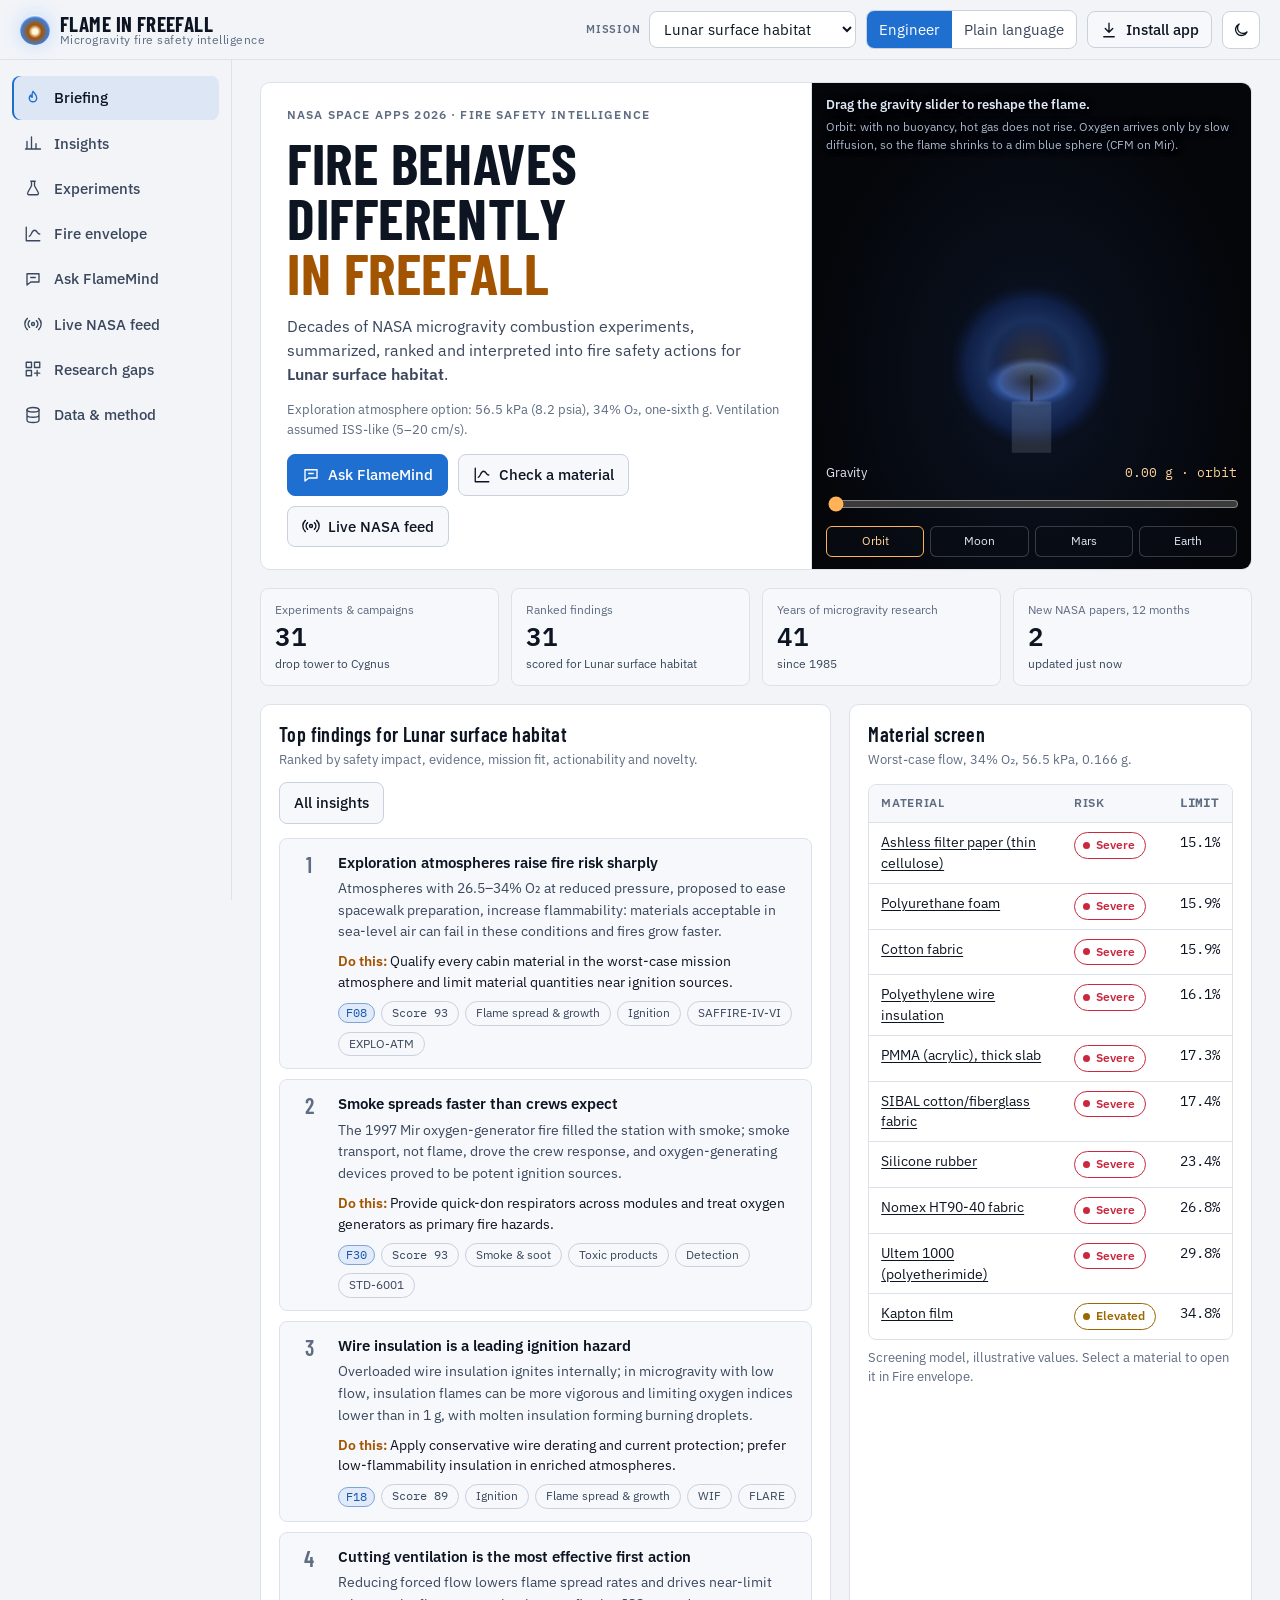
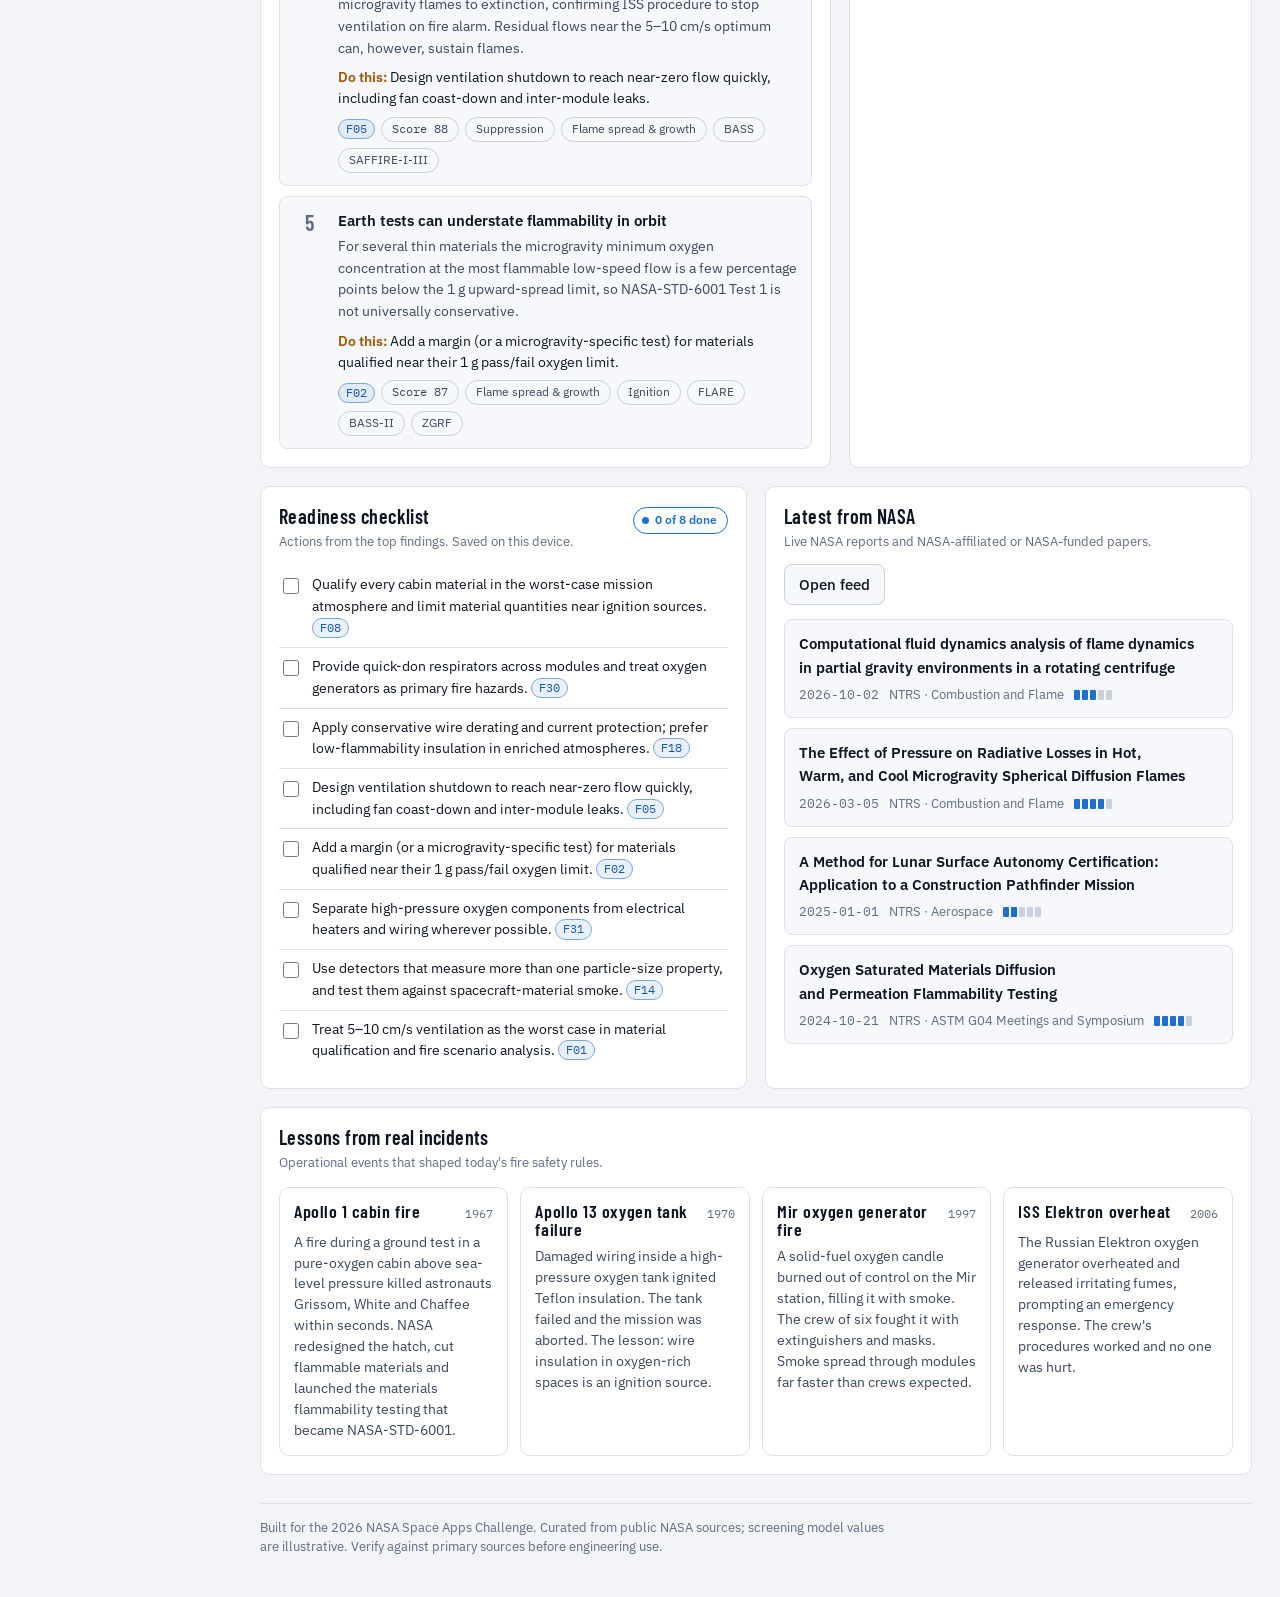
<file: index.html>
<!doctype html>
<html lang="en">
<head>
<meta charset="utf-8">
<meta name="viewport" content="width=device-width,initial-scale=1,viewport-fit=cover">
<title>Flame in Freefall</title>
<meta name="description" content="Interactive dashboard that summarizes, ranks and interprets NASA microgravity combustion findings into fire safety insights for the Moon, Mars and beyond. Installable and works offline.">
<meta http-equiv="Content-Security-Policy" content="default-src 'self'; script-src 'self'; style-src 'self' 'unsafe-inline'; font-src 'self'; img-src 'self' data: https://images-assets.nasa.gov; connect-src 'self' __RELAY_ORIGIN__ https://api.openalex.org https://api.crossref.org https://images-api.nasa.gov; worker-src 'self'; manifest-src 'self'; base-uri 'none'; form-action 'none'; object-src 'none'">
<meta name="referrer" content="no-referrer">
<meta name="ff-relay" content="__RELAY_URL__">
<link rel="canonical" href="__SITE_URL__">
<meta property="og:type" content="website">
<meta property="og:site_name" content="Flame in Freefall">
<meta property="og:title" content="Flame in Freefall">
<meta property="og:description" content="Fire safety insights from NASA microgravity combustion data, for the Moon, Mars and beyond. Installable and works offline.">
<meta property="og:url" content="__SITE_URL__">
<meta property="og:image" content="__SITE_URL__assets/social.png">
<meta property="og:image:width" content="1200">
<meta property="og:image:height" content="630">
<meta property="og:image:alt" content="Flame in Freefall: a blue microgravity flame beside the project title">
<meta name="twitter:card" content="summary_large_image">
<meta name="theme-color" content="#0a0d13">
<link rel="manifest" href="manifest.webmanifest">
<meta name="apple-mobile-web-app-capable" content="yes">
<meta name="mobile-web-app-capable" content="yes">
<meta name="apple-mobile-web-app-title" content="Flame in Freefall">
<meta name="apple-mobile-web-app-status-bar-style" content="black-translucent">
<link rel="icon" href="assets/icon.svg" type="image/svg+xml">
<link rel="apple-touch-icon" href="assets/icon-180.png">
<link rel="preload" href="assets/fonts/ibm-plex-sans-var.woff2" as="font" type="font/woff2" crossorigin>
<link rel="preload" href="assets/fonts/barlow-condensed-700.woff2" as="font" type="font/woff2" crossorigin>
<link rel="preconnect" href="https://api.openalex.org" crossorigin>
<link rel="preconnect" href="https://api.crossref.org" crossorigin>
<link rel="stylesheet" href="assets/styles.css">
<script src="assets/theme.js"></script>
</head>
<body>
<a class="skip" href="#main">Skip to content</a>

<svg width="0" height="0" class="sprite" aria-hidden="true">
  <symbol id="i-brief" viewBox="0 0 24 24"><path d="M12 3c2 3 5 5 5 9a5 5 0 0 1-10 0c0-2 1-3 2-4 0 2 1 3 2 3 0-3-1-5 1-8z"/></symbol>
  <symbol id="i-rank" viewBox="0 0 24 24"><path d="M4 20V10M10 20V4M16 20v-7M22 20H2"/></symbol>
  <symbol id="i-exp" viewBox="0 0 24 24"><path d="M9 3h6M10 3v6l-5 9a2 2 0 0 0 2 3h10a2 2 0 0 0 2-3l-5-9V3"/></symbol>
  <symbol id="i-env" viewBox="0 0 24 24"><path d="M3 3v18h18M7 15c3 0 3-8 7-8s3 5 7 5"/></symbol>
  <symbol id="i-ask" viewBox="0 0 24 24"><path d="M4 5h16v11H9l-5 4z"/><path d="M9 10h6"/></symbol>
  <symbol id="i-live" viewBox="0 0 24 24"><circle cx="12" cy="12" r="2"/><path d="M7.5 7.5a6 6 0 0 0 0 9M16.5 7.5a6 6 0 0 1 0 9M4.5 4.5a10 10 0 0 0 0 15M19.5 4.5a10 10 0 0 1 0 15"/></symbol>
  <symbol id="i-gap" viewBox="0 0 24 24"><rect x="3" y="3" width="7" height="7"/><rect x="14" y="3" width="7" height="7"/><rect x="3" y="14" width="7" height="7"/><path d="M14 17.5h7M17.5 14v7"/></symbol>
  <symbol id="i-data" viewBox="0 0 24 24"><ellipse cx="12" cy="5" rx="8" ry="3"/><path d="M4 5v14c0 1.7 3.6 3 8 3s8-1.3 8-3V5M4 12c0 1.7 3.6 3 8 3s8-1.3 8-3"/></symbol>
  <symbol id="i-more" viewBox="0 0 24 24"><circle cx="5" cy="12" r="1.5"/><circle cx="12" cy="12" r="1.5"/><circle cx="19" cy="12" r="1.5"/></symbol>
  <symbol id="i-sun" viewBox="0 0 24 24"><circle cx="12" cy="12" r="4"/><path d="M12 2v2M12 20v2M2 12h2M20 12h2M4.9 4.9l1.4 1.4M17.7 17.7l1.4 1.4M4.9 19.1l1.4-1.4M17.7 6.3l1.4-1.4"/></symbol>
  <symbol id="i-moon" viewBox="0 0 24 24"><path d="M20 14.5A8 8 0 1 1 9.5 4a6.5 6.5 0 0 0 10.5 10.5z"/></symbol>
  <symbol id="i-send" viewBox="0 0 24 24"><path d="M4 12l16-8-6 16-2-6z"/></symbol>
  <symbol id="i-back" viewBox="0 0 24 24"><path d="M15 5l-7 7 7 7"/></symbol>
  <symbol id="i-x" viewBox="0 0 24 24"><path d="M6 6l12 12M18 6L6 18"/></symbol>
  <symbol id="i-ext" viewBox="0 0 24 24"><path d="M14 4h6v6M20 4l-9 9M18 14v5a1 1 0 0 1-1 1H5a1 1 0 0 1-1-1V7a1 1 0 0 1 1-1h5"/></symbol>
  <symbol id="i-refresh" viewBox="0 0 24 24"><path d="M20 12a8 8 0 1 1-2.3-5.7M20 4v5h-5"/></symbol>
  <symbol id="i-install" viewBox="0 0 24 24"><path d="M12 3v12M7 10l5 5 5-5M5 21h14"/></symbol>
  <symbol id="i-offline" viewBox="0 0 24 24"><path d="M2 8.5a15 15 0 0 1 20 0M5 12a10 10 0 0 1 14 0M8.5 15.5a5 5 0 0 1 7 0M3 3l18 18"/><circle cx="12" cy="19" r="1"/></symbol>
  <symbol id="i-check" viewBox="0 0 24 24"><path d="M4 12l5 5L20 6"/></symbol>
  <symbol id="i-pending" viewBox="0 0 24 24"><circle cx="12" cy="12" r="8"/></symbol>
</svg>

<div class="app">
  <header class="topbar">
    <div class="top-left">
    <button type="button" class="icon-btn" id="back-btn" aria-label="Back" hidden><svg><use href="#i-back"/></svg></button>
    <a class="brand" href="#briefing" aria-label="Flame in Freefall home">
      <span class="brand-mark" aria-hidden="true"></span>
      <span class="brand-text"><b>Flame in Freefall</b><small>Microgravity fire safety intelligence</small></span>
    </a>
    </div>
    <div class="top-controls">
      <label class="ctl">
        <span class="ctl-label">Mission</span>
        <select id="mission-select" aria-label="Mission profile"></select>
      </label>
      <div class="seg" role="group" aria-label="Writing style">
        <button type="button" data-audience="engineer" id="aud-eng" aria-pressed="true">Engineer</button>
        <button type="button" data-audience="crew" id="aud-crew" aria-pressed="false">Plain<span class="hide-sm"> language</span></button>
      </div>
      <button type="button" class="btn install-btn" id="install-btn" aria-haspopup="dialog"><svg><use href="#i-install"/></svg><span id="install-label">Install app</span></button>
      <button type="button" class="icon-btn" id="theme-btn" aria-label="Switch to light theme"><svg><use href="#i-sun"/></svg></button>
    </div>
  </header>

  <nav class="rail" aria-label="Sections">
    <a href="#briefing" data-view="briefing"><svg><use href="#i-brief"/></svg><span>Briefing</span></a>
    <a href="#insights" data-view="insights"><svg><use href="#i-rank"/></svg><span>Insights</span></a>
    <a href="#experiments" data-view="experiments"><svg><use href="#i-exp"/></svg><span>Experiments</span></a>
    <a href="#envelope" data-view="envelope"><svg><use href="#i-env"/></svg><span>Fire envelope</span></a>
    <a href="#ask" data-view="ask"><svg><use href="#i-ask"/></svg><span>Ask FlameMind</span></a>
    <a href="#live" data-view="live"><svg><use href="#i-live"/></svg><span>Live NASA feed</span><i class="dot" id="live-dot" hidden></i></a>
    <a href="#gaps" data-view="gaps"><svg><use href="#i-gap"/></svg><span>Research gaps</span></a>
    <a href="#data" data-view="data"><svg><use href="#i-data"/></svg><span>Data &amp; method</span></a>
  </nav>

  <main id="main" tabindex="-1">
    <div class="netbar" id="netbar" role="status" hidden><svg><use href="#i-offline"/></svg><span id="netbar-text">You're offline. Everything still works with the data saved on this device.</span></div>
    <div class="netbar update" id="updatebar" role="status" hidden><span>A new version is ready.</span><button type="button" class="btn" id="update-btn">Reload</button></div>
    <section class="view" id="view-briefing" data-view="briefing"></section>
    <section class="view" id="view-insights" data-view="insights" hidden></section>
    <section class="view" id="view-experiments" data-view="experiments" hidden></section>
    <section class="view" id="view-envelope" data-view="envelope" hidden></section>
    <section class="view" id="view-ask" data-view="ask" hidden></section>
    <section class="view" id="view-live" data-view="live" hidden></section>
    <section class="view" id="view-gaps" data-view="gaps" hidden></section>
    <section class="view" id="view-data" data-view="data" hidden></section>
    <footer class="foot">
      <p>Built for the 2026 NASA Space Apps Challenge. Curated from public NASA sources; screening model values are illustrative. Verify against primary sources before engineering use.</p>
    </footer>
  </main>

  <nav class="tabbar" aria-label="Sections">
    <a href="#briefing" data-view="briefing"><svg><use href="#i-brief"/></svg><span>Brief</span></a>
    <a href="#insights" data-view="insights"><svg><use href="#i-rank"/></svg><span>Insights</span></a>
    <a href="#envelope" data-view="envelope"><svg><use href="#i-env"/></svg><span>Envelope</span></a>
    <a href="#ask" data-view="ask"><svg><use href="#i-ask"/></svg><span>Ask</span></a>
    <button type="button" id="more-btn" aria-haspopup="dialog" aria-controls="more-sheet"><svg><use href="#i-more"/></svg><span>More</span></button>
  </nav>
</div>

<div class="sheet" id="more-sheet" role="dialog" aria-modal="true" aria-label="More sections" hidden>
  <div class="sheet-panel">
    <a href="#experiments" data-view="experiments"><svg><use href="#i-exp"/></svg>Experiments</a>
    <a href="#live" data-view="live"><svg><use href="#i-live"/></svg>Live NASA feed</a>
    <a href="#gaps" data-view="gaps"><svg><use href="#i-gap"/></svg>Research gaps</a>
    <a href="#data" data-view="data"><svg><use href="#i-data"/></svg>Data &amp; method</a>
    <button type="button" id="install-btn-2"><svg><use href="#i-install"/></svg>Install &amp; offline</button>
  </div>
</div>

<div class="drawer" id="drawer" role="dialog" aria-modal="true" aria-labelledby="drawer-title" hidden>
  <div class="drawer-panel">
    <button type="button" class="icon-btn drawer-close" id="drawer-close" aria-label="Close details"><svg><use href="#i-x"/></svg></button>
    <div id="drawer-body"></div>
  </div>
</div>

<div class="tip" id="tip" role="tooltip" hidden></div>
<div class="toast" id="toast" role="status" aria-live="polite" hidden></div>

<script src="assets/data.js" defer></script>
<script src="assets/engine.js" defer></script>
<script src="assets/charts.js" defer></script>
<script src="assets/live.js" defer></script>
<script src="assets/app.js" defer></script>
</body>
</html>
</file>
<file: assets/styles.css>
/* Self-hosted latin subsets of Barlow Condensed, IBM Plex Sans and IBM Plex Mono,
   used under the SIL Open Font License 1.1; see fonts/OFL-*.txt. */
@font-face { font-family: 'Barlow Condensed'; font-style: normal; font-weight: 600; font-display: swap; src: url(fonts/barlow-condensed-600.woff2) format('woff2'); unicode-range: U+0000-00FF, U+0131, U+0152-0153, U+02BB-02BC, U+02C6, U+02DA, U+02DC, U+0304, U+0308, U+0329, U+2000-206F, U+20AC, U+2122, U+2191, U+2193, U+2212, U+2215, U+FEFF, U+FFFD; }
@font-face { font-family: 'Barlow Condensed'; font-style: normal; font-weight: 700; font-display: swap; src: url(fonts/barlow-condensed-700.woff2) format('woff2'); unicode-range: U+0000-00FF, U+0131, U+0152-0153, U+02BB-02BC, U+02C6, U+02DA, U+02DC, U+0304, U+0308, U+0329, U+2000-206F, U+20AC, U+2122, U+2191, U+2193, U+2212, U+2215, U+FEFF, U+FFFD; }
@font-face { font-family: 'IBM Plex Mono'; font-style: normal; font-weight: 400; font-display: swap; src: url(fonts/ibm-plex-mono-400.woff2) format('woff2'); unicode-range: U+0000-00FF, U+0131, U+0152-0153, U+02BB-02BC, U+02C6, U+02DA, U+02DC, U+0304, U+0308, U+0329, U+2000-206F, U+20AC, U+2122, U+2191, U+2193, U+2212, U+2215, U+FEFF, U+FFFD; }
@font-face { font-family: 'IBM Plex Mono'; font-style: normal; font-weight: 500; font-display: swap; src: url(fonts/ibm-plex-mono-500.woff2) format('woff2'); unicode-range: U+0000-00FF, U+0131, U+0152-0153, U+02BB-02BC, U+02C6, U+02DA, U+02DC, U+0304, U+0308, U+0329, U+2000-206F, U+20AC, U+2122, U+2191, U+2193, U+2212, U+2215, U+FEFF, U+FFFD; }
@font-face { font-family: 'IBM Plex Sans'; font-style: normal; font-weight: 400 600; font-display: swap; src: url(fonts/ibm-plex-sans-var.woff2) format('woff2'); unicode-range: U+0000-00FF, U+0131, U+0152-0153, U+02BB-02BC, U+02C6, U+02DA, U+02DC, U+0304, U+0308, U+0329, U+2000-206F, U+20AC, U+2122, U+2191, U+2193, U+2212, U+2215, U+FEFF, U+FFFD; }

/* Layout: instrument console. Left rail on wide screens, bottom tab bar on
   phones; views are grids of panels. Dark-first (flame on black), with a
   fully specified light theme. */
:root {
  color-scheme: dark;
  --bg: #0a0d13;
  --panel: #11161f;
  --panel-2: #171e2a;
  --line: #232c3b;
  --line-2: #2f3a4c;
  --fg: #e8ecf3;
  --fg-2: #b0bacb;
  --muted: #8592a7;
  --accent: #5ea8ff;
  --accent-soft: rgba(94, 168, 255, 0.14);
  --accent-ink: #061322;
  --accent-text: #5ea8ff;   /* accent used as text on tinted fills */
  --ember: #ffb257;
  --ok: #35c48a;
  --warn: #e9b13c;
  --serious: #ff8a3d;
  --crit: #ff5d70;
  --s1: #3987e5; --s2: #d95926; --s3: #199e70; --s4: #c98500; --s5: #d55181;
  --h0: #1a1f29; --h1: #3b2a20; --h2: #6a3820; --h3: #a54a22; --h4: #d9632c; --h5: #ff9a5c;
  --c0: #141a24; --c1: #17304f; --c2: #1c4a80; --c3: #2a6cc0; --c4: #4f93e6; --c4-ink: #0a0d13;
  --shadow: 0 10px 30px rgba(0, 0, 0, 0.45);
  --topbar-h: 59px;
  --f-display: "Barlow Condensed", "Arial Narrow", "Roboto Condensed", system-ui, sans-serif;
  --f-body: "IBM Plex Sans", system-ui, -apple-system, "Segoe UI", Roboto, sans-serif;
  --f-mono: "IBM Plex Mono", ui-monospace, "SFMono-Regular", Menlo, Consolas, monospace;
  --r: 10px;
  --rail: 232px;
}
@media (prefers-color-scheme: light) {
  :root:not([data-theme="dark"]) {
    color-scheme: light;
    --bg: #f2f4f8; --panel: #ffffff; --panel-2: #f6f8fb; --line: #dde2ea; --line-2: #c9d1dd;
    --fg: #0e1522; --fg-2: #3a475c; --muted: #5f6c82; --accent: #1f6fd1; --accent-soft: rgba(31, 111, 209, 0.1); --accent-ink: #ffffff;
    --ember: #a35400; --accent-text: #1857aa; --ok: #13865a; --warn: #9a6700; --serious: #c4521a; --crit: #c9283e;
    --s1: #2a78d6; --s2: #eb6834; --s3: #1baf7a; --s4: #eda100; --s5: #e87ba4;
    --h0: #f4f1ee; --h1: #f8d9c6; --h2: #f2ae8a; --h3: #eb7a45; --h4: #c9531f; --h5: #8f3812;
    --c0: #f3f5f8; --c1: #d6e6fa; --c2: #a6c9f3; --c3: #5f9de8; --c4: #2a6fc6; --c4-ink: #ffffff;
    --shadow: 0 10px 30px rgba(20, 30, 50, 0.12);
  }
}
:root[data-theme="light"] {
  color-scheme: light;
  --bg: #f2f4f8; --panel: #ffffff; --panel-2: #f6f8fb; --line: #dde2ea; --line-2: #c9d1dd;
  --fg: #0e1522; --fg-2: #3a475c; --muted: #5f6c82; --accent: #1f6fd1; --accent-soft: rgba(31, 111, 209, 0.1); --accent-ink: #ffffff;
  --ember: #a35400; --accent-text: #1857aa; --ok: #13865a; --warn: #9a6700; --serious: #c4521a; --crit: #c9283e;
  --s1: #2a78d6; --s2: #eb6834; --s3: #1baf7a; --s4: #eda100; --s5: #e87ba4;
  --h0: #f4f1ee; --h1: #f8d9c6; --h2: #f2ae8a; --h3: #eb7a45; --h4: #c9531f; --h5: #8f3812;
  --c0: #f3f5f8; --c1: #d6e6fa; --c2: #a6c9f3; --c3: #5f9de8; --c4: #2a6fc6; --c4-ink: #ffffff;
  --shadow: 0 10px 30px rgba(20, 30, 50, 0.12);
}

*, *::before, *::after { box-sizing: border-box; }
html { -webkit-text-size-adjust: 100%; }
body {
  margin: 0; background: var(--bg); color: var(--fg);
  font: 15px/1.55 var(--f-body);
  padding-top: env(safe-area-inset-top, 0px);
}
[hidden] { display: none !important; }
img { max-width: 100%; height: auto; }
a { color: var(--accent); }
button, input, select, textarea { font: inherit; color: inherit; }
:focus-visible { outline: 2px solid var(--accent); outline-offset: 2px; border-radius: 4px; }
.sprite { position: absolute; }
svg use { pointer-events: none; }
.skip { position: absolute; left: -999px; top: 8px; background: var(--accent); color: var(--accent-ink); padding: 8px 12px; z-index: 100; border-radius: 6px; }
.skip:focus { left: 8px; }

/* ---------- shell ---------- */
.app { display: grid; grid-template-columns: var(--rail) minmax(0, 1fr); grid-template-rows: auto 1fr; min-height: 100vh; min-height: 100dvh; }
.topbar {
  grid-column: 1 / -1; position: sticky; top: env(safe-area-inset-top, 0px); z-index: 20;
  display: flex; align-items: center; justify-content: space-between; gap: 12px; flex-wrap: wrap;
  padding: 10px 20px; background: var(--bg); background: color-mix(in srgb, var(--bg) 88%, transparent);
  backdrop-filter: blur(10px); -webkit-backdrop-filter: blur(10px); border-bottom: 1px solid var(--line);
}
.top-left { display: flex; align-items: center; gap: 10px; min-width: 0; }
.brand { display: flex; align-items: center; gap: 10px; text-decoration: none; color: var(--fg); min-width: 0; }
.brand-mark {
  width: 30px; height: 30px; border-radius: 50%; flex: none;
  background: radial-gradient(circle at 50% 55%, #fff6e0 0 12%, var(--ember) 30%, #3c7fe0 62%, transparent 72%);
  box-shadow: 0 0 18px rgba(94, 168, 255, 0.35);
}
.brand-text { display: flex; flex-direction: column; line-height: 1.1; min-width: 0; }
.brand-text b { font: 700 21px/1 var(--f-display); letter-spacing: 0.02em; text-transform: uppercase; }
.brand-text small { color: var(--muted); font-size: 11.5px; letter-spacing: 0.04em; white-space: nowrap; overflow: hidden; text-overflow: ellipsis; }
.top-controls { display: flex; align-items: center; gap: 10px; flex-wrap: wrap; }
.ctl { display: flex; align-items: center; gap: 8px; }
.ctl-label { font: 600 11px/1 var(--f-body); text-transform: uppercase; letter-spacing: 0.08em; color: var(--muted); }
select, input[type="text"], input[type="search"], input[type="password"], input[type="number"], textarea {
  background: var(--panel); border: 1px solid var(--line-2); border-radius: 8px; padding: 7px 10px; min-height: 36px; max-width: 100%;
}
select { padding-right: 28px; }
.seg { display: inline-flex; border: 1px solid var(--line-2); border-radius: 8px; overflow: hidden; background: var(--panel); }
.seg button { border: 0; background: transparent; padding: 7px 12px; cursor: pointer; color: var(--fg-2); min-height: 34px; }
.seg button[aria-pressed="true"] { background: var(--accent); color: var(--accent-ink); }
.icon-btn { display: inline-grid; place-items: center; width: 38px; height: 38px; border-radius: 8px; border: 1px solid var(--line-2); background: var(--panel); cursor: pointer; }
.icon-btn svg, .rail svg, .tabbar svg, .sheet svg, .btn svg, .netbar svg, .status-list svg { width: 18px; height: 18px; fill: none; stroke: currentColor; stroke-width: 1.8; stroke-linecap: round; stroke-linejoin: round; }

.rail { position: sticky; top: calc(env(safe-area-inset-top, 0px) + var(--topbar-h)); align-self: start; height: calc(100vh - var(--topbar-h)); height: calc(100dvh - var(--topbar-h)); padding: 16px 12px; display: flex; flex-direction: column; gap: 2px; border-right: 1px solid var(--line); overflow-y: auto; }
.rail a { position: relative; display: flex; align-items: center; gap: 12px; padding: 10px 12px; border-radius: 8px; color: var(--fg-2); text-decoration: none; font-weight: 500; }
.rail a:hover { background: var(--panel-2); color: var(--fg); }
.rail a[aria-current="page"] { background: var(--accent-soft); color: var(--fg); box-shadow: inset 2px 0 0 var(--accent); }
.rail a[aria-current="page"] svg { color: var(--accent); }
.dot { position: absolute; right: 12px; width: 8px; height: 8px; border-radius: 50%; background: var(--ember); }

main { min-width: 0; padding: 22px 28px 40px; outline: none; }
.view { display: grid; grid-template-columns: minmax(0, 1fr); gap: 18px; animation: fade 0.25s ease; }
@keyframes fade { from { transform: translateY(4px); } to { transform: none; } }   /* never semi-transparent: text keeps full contrast */
.foot { margin-top: 28px; color: var(--muted); font-size: 12.5px; border-top: 1px solid var(--line); padding-top: 14px; }
.foot p { margin: 0; max-width: 80ch; }

.tabbar { display: none; }
.sheet { position: fixed; inset: 0; z-index: 60; background: rgba(0, 0, 0, 0.45); display: flex; align-items: flex-end; }
.sheet-panel { width: 100%; background: var(--panel); border-radius: 16px 16px 0 0; padding: 12px 16px calc(16px + env(safe-area-inset-bottom, 0px)); display: grid; grid-template-columns: 1fr 1fr; gap: 8px; }
.sheet-panel a, .sheet-panel button { display: flex; gap: 10px; align-items: center; padding: 14px; border-radius: 10px; background: var(--panel-2); color: var(--fg); text-decoration: none; font-weight: 500; border: 0; cursor: pointer; text-align: left; }

/* ---------- type ---------- */
h1, h2, h3 { margin: 0; text-wrap: balance; }
.eyebrow { font: 600 11.5px/1 var(--f-body); text-transform: uppercase; letter-spacing: 0.1em; color: var(--muted); }
.view-head { display: flex; justify-content: space-between; align-items: flex-end; gap: 16px; flex-wrap: wrap; }
.view-head h1 { font: 600 clamp(28px, 4vw, 40px)/1.05 var(--f-display); letter-spacing: 0.01em; margin-top: 6px; }
.view-head p { margin: 6px 0 0; color: var(--fg-2); max-width: 70ch; }
h2 { font: 600 20px/1.15 var(--f-display); letter-spacing: 0.02em; }
h3 { font-size: 15px; font-weight: 600; }
.muted { color: var(--muted); }
.small { font-size: 13px; }
.mono, .num { font-family: var(--f-mono); font-variant-numeric: tabular-nums; }
p { margin: 0; }

/* ---------- panels & grids ---------- */
.grid { display: grid; gap: 18px; grid-template-columns: repeat(12, minmax(0, 1fr)); }
.span-12 { grid-column: span 12; } .span-8 { grid-column: span 8; } .span-7 { grid-column: span 7; } .span-6 { grid-column: span 6; }
.span-5 { grid-column: span 5; } .span-4 { grid-column: span 4; } .span-3 { grid-column: span 3; }
.panel { background: var(--panel); border: 1px solid var(--line); border-radius: var(--r); padding: 18px; min-width: 0; }
.panel-head { display: flex; justify-content: space-between; align-items: baseline; gap: 12px; margin-bottom: 14px; flex-wrap: wrap; }
.panel-head p { color: var(--muted); font-size: 13px; margin-top: 4px; }
.stack { display: grid; gap: 12px; }
.row { display: flex; gap: 10px; align-items: center; flex-wrap: wrap; }

/* ---------- hero ---------- */
.hero { display: grid; grid-template-columns: minmax(0, 1.25fr) minmax(0, 1fr); gap: 0; padding: 0; overflow: hidden; position: relative; }
.hero-copy { padding: 26px 26px 22px; display: grid; gap: 14px; align-content: start; }
.hero-copy h1 { font: 700 clamp(34px, 5.2vw, 58px)/0.95 var(--f-display); text-transform: uppercase; letter-spacing: 0.01em; }
.hero-copy h1 em { font-style: normal; color: var(--ember); }
.hero-copy .lede { color: var(--fg-2); max-width: 58ch; font-size: 15.5px; }
.hero-stage { position: relative; min-height: 360px; background: radial-gradient(ellipse at 50% 60%, #0c1424 0%, #04060a 70%); border-left: 1px solid var(--line); }
.hero-stage canvas { position: absolute; inset: 0; width: 100%; height: 100%; display: block; }
.hero-ctl { position: absolute; left: 14px; right: 14px; bottom: 12px; display: grid; gap: 6px; color: #dfe7f3; }
.hero-ctl .row { justify-content: space-between; font-size: 12.5px; }
.hero-ctl output { font-family: var(--f-mono); color: #ffd39a; }
.hero-cap { position: absolute; left: 14px; top: 12px; right: 14px; font-size: 12px; color: #a9b6c9; display: grid; gap: 3px; }
.hero-cap { text-shadow: 0 1px 3px #04060a, 0 0 8px #04060a; }
.hero-cap b { color: #dfe7f3; font-weight: 600; font-size: 12.5px; }
.g-stops { display: flex; justify-content: space-between; gap: 6px; }
.g-stops button { flex: 1; border: 1px solid rgba(223, 231, 243, 0.22); background: rgba(10, 14, 22, 0.6); color: #dfe7f3; border-radius: 6px; padding: 5px 4px; font-size: 12px; cursor: pointer; min-height: 30px; }
.g-stops button[aria-pressed="true"] { border-color: #ffb257; color: #ffd39a; }

input[type="range"] { width: 100%; accent-color: var(--accent); height: 28px; background: transparent; }
.hero-ctl input[type="range"] { accent-color: #ffb257; }

/* ---------- stat tiles ---------- */
.stats { display: grid; grid-template-columns: repeat(4, minmax(0, 1fr)); gap: 12px; }
.stat { background: var(--panel-2); border: 1px solid var(--line); border-radius: 8px; padding: 12px 14px; display: grid; gap: 4px; }
.stat .label { font-size: 12px; color: var(--muted); }
.stat .value { font: 600 26px/1.05 var(--f-body); font-variant-numeric: tabular-nums; }
.stat .sub { font-size: 12px; color: var(--fg-2); }

/* ---------- chips, pills, buttons ---------- */
.chip { display: inline-flex; align-items: center; gap: 6px; border: 1px solid var(--line-2); background: var(--panel-2); color: var(--fg-2); border-radius: 999px; padding: 3px 10px; font-size: 12px; line-height: 1.4; white-space: nowrap; }
button.chip, a.chip { cursor: pointer; text-decoration: none; }
button.chip:hover, a.chip:hover { border-color: var(--accent); color: var(--fg); }
.chip.cite { font-family: var(--f-mono); font-size: 11.5px; padding: 1px 7px; color: var(--accent-text); border-color: color-mix(in srgb, var(--accent) 45%, var(--line-2)); background: var(--accent-soft); vertical-align: 1px; }
.pill { display: inline-flex; align-items: center; gap: 6px; border-radius: 999px; padding: 3px 10px 3px 8px; font-size: 12px; font-weight: 600; border: 1px solid currentColor; white-space: nowrap; }
.pill::before { content: ""; width: 7px; height: 7px; border-radius: 50%; background: currentColor; }
.pill.low { color: var(--ok); } .pill.elevated { color: var(--warn); } .pill.high { color: var(--serious); } .pill.severe { color: var(--crit); }
.pill.info { color: var(--accent); }
.btn { display: inline-flex; align-items: center; gap: 8px; border-radius: 8px; padding: 8px 14px; min-height: 38px; border: 1px solid var(--line-2); background: var(--panel-2); cursor: pointer; font-weight: 500; text-decoration: none; color: var(--fg); }
.btn:hover { border-color: var(--accent); }
.btn.primary { background: var(--accent); color: var(--accent-ink); border-color: var(--accent); }
.btn[disabled], .btn.disabled { opacity: 0.5; cursor: not-allowed; pointer-events: none; }
.linkbtn { background: none; border: 0; padding: 0; color: var(--accent); cursor: pointer; text-decoration: underline; text-underline-offset: 2px; }

/* ---------- findings list ---------- */
.flist { display: grid; gap: 10px; list-style: none; margin: 0; padding: 0; }
.fitem { display: grid; grid-template-columns: 34px minmax(0, 1fr); gap: 12px; padding: 12px; border: 1px solid var(--line); border-radius: 8px; background: var(--panel-2); }
.fitem .rank { font: 600 22px/1 var(--f-display); color: var(--muted); text-align: center; padding-top: 2px; }
.fitem h3 { font-size: 15px; }
.fitem p { color: var(--fg-2); font-size: 14px; margin-top: 4px; }
.fitem .meta { display: flex; flex-wrap: wrap; gap: 6px; margin-top: 8px; align-items: center; }
.fitem .act { margin-top: 8px; font-size: 13.5px; color: var(--fg); }
.fitem .act b { color: var(--ember); font-weight: 600; }

/* ---------- ranking bars ---------- */
.rbars { display: grid; gap: 8px; }
.rbar { display: grid; grid-template-columns: minmax(0, 220px) minmax(0, 1fr) 44px; gap: 12px; align-items: center; cursor: pointer; border-radius: 6px; padding: 3px 4px; }
.rbar:hover, .rbar:focus-visible { background: var(--panel-2); }
.rbar .lbl { font-size: 13px; line-height: 1.3; color: var(--fg-2); min-width: 0; }
.rbar .lbl b { font-family: var(--f-mono); font-weight: 500; color: var(--muted); margin-right: 6px; }
.rbar .track { display: flex; gap: 2px; height: 14px; }
.rbar .seg-v { height: 100%; }
.rbar .seg-v:last-child { border-radius: 0 4px 4px 0; }
.rbar .val { font-family: var(--f-mono); font-size: 13px; text-align: right; }
.legend { display: flex; gap: 14px; flex-wrap: wrap; font-size: 12.5px; color: var(--fg-2); }
.legend span { display: inline-flex; align-items: center; gap: 6px; }
.legend i { width: 10px; height: 10px; border-radius: 2px; display: inline-block; }
.weights { display: grid; gap: 10px; }
.weight { display: grid; grid-template-columns: 120px minmax(0, 1fr) 36px; gap: 10px; align-items: center; font-size: 13px; }
.weight i { width: 10px; height: 10px; border-radius: 2px; display: inline-block; margin-right: 6px; }

/* ---------- experiments ---------- */
.filters { display: flex; gap: 10px; flex-wrap: wrap; align-items: center; }
.filters input[type="search"] { flex: 1 1 220px; }
.filters > * { min-width: 0; max-width: 100%; }
.incidents { display: grid; gap: 12px; grid-template-columns: repeat(4, minmax(0, 1fr)); }
@media (max-width: 1180px) { .incidents { grid-template-columns: repeat(2, minmax(0, 1fr)); } }
@media (max-width: 560px) { .incidents { grid-template-columns: minmax(0, 1fr); } }
.cards { display: grid; grid-template-columns: repeat(auto-fill, minmax(min(100%, 300px), 1fr)); gap: 12px; }
.card { background: var(--panel); border: 1px solid var(--line); border-radius: var(--r); padding: 14px; display: grid; gap: 8px; align-content: start; cursor: pointer; text-align: left; min-width: 0; }
.card:hover { border-color: var(--line-2); box-shadow: var(--shadow); }
.card .top { display: flex; justify-content: space-between; gap: 8px; align-items: baseline; }
.card .id { font: 600 18px/1 var(--f-display); letter-spacing: 0.03em; }
.card .yrs { font-family: var(--f-mono); font-size: 12px; color: var(--muted); }
.card h3 { font-size: 14px; font-weight: 500; color: var(--fg-2); }
.card p { font-size: 13.5px; color: var(--fg-2); display: -webkit-box; -webkit-line-clamp: 3; -webkit-box-orient: vertical; overflow: hidden; }
.card .row { gap: 6px; }
.card .cmp { margin-left: auto; font-size: 12.5px; display: inline-flex; gap: 6px; align-items: center; color: var(--fg-2); }
.compare-bar { position: sticky; bottom: 12px; z-index: 5; display: flex; gap: 10px; align-items: center; justify-content: space-between; flex-wrap: wrap; background: var(--panel); border: 1px solid var(--accent); border-radius: 10px; padding: 10px 14px; box-shadow: var(--shadow); }
.table-wrap { overflow-x: auto; border: 1px solid var(--line); border-radius: 8px; }
table { border-collapse: collapse; width: 100%; font-size: 13.5px; }
th, td { text-align: left; padding: 9px 12px; border-bottom: 1px solid var(--line); vertical-align: top; }
th { font-size: 12px; text-transform: uppercase; letter-spacing: 0.06em; color: var(--muted); font-weight: 600; background: var(--panel-2); }
tr:last-child td { border-bottom: 0; }

/* ---------- charts ---------- */
.chart { width: 100%; overflow-x: auto; }
.chart svg { display: block; width: 100%; height: auto; }
.chart.wide svg { min-width: 680px; }
.chart text { fill: var(--muted); font: 11px var(--f-body); }
.chart .axis line, .chart .grid line { stroke: var(--line); stroke-width: 1; }
.chart .lbl-strong { fill: var(--fg-2); }
.chart .hit { fill: transparent; cursor: pointer; }
.tl-bar { cursor: pointer; }
.tl-bar:hover rect.mark, .tl-bar:focus rect.mark { filter: brightness(1.25); }

/* ---------- envelope ---------- */
.sim-ctl { display: grid; grid-template-columns: minmax(0, 1fr); gap: 14px; }
.sim-ctl select { width: 100%; min-width: 0; }
.sim-ctl label { display: grid; gap: 4px; font-size: 13px; color: var(--fg-2); }
.sim-ctl .lab { display: flex; justify-content: space-between; }
.sim-ctl output { font-family: var(--f-mono); color: var(--fg); }
.presets { display: flex; gap: 6px; flex-wrap: wrap; }
.verdict { display: grid; gap: 10px; }
.verdict .big { display: flex; align-items: baseline; gap: 12px; flex-wrap: wrap; }
.verdict .big .num { font-size: 44px; font-weight: 500; line-height: 1; }
.meter { height: 8px; border-radius: 4px; background: var(--panel-2); overflow: hidden; border: 1px solid var(--line); }
.meter > i { display: block; height: 100%; border-radius: 4px; }
.callout { border: 1px solid color-mix(in srgb, var(--crit) 55%, var(--line)); background: color-mix(in srgb, var(--crit) 10%, var(--panel)); border-radius: 8px; padding: 10px 12px; font-size: 13.5px; }
.callout.info { border-color: color-mix(in srgb, var(--accent) 45%, var(--line)); background: var(--accent-soft); }
.screen-table td.num { text-align: right; }

/* ---------- ask ---------- */
.panel.chat { display: grid; grid-template-rows: minmax(0, 1fr) auto; grid-template-columns: minmax(0, 1fr); min-height: min(70vh, 720px); padding: 0; overflow: hidden; }
.msgs { overflow-y: auto; padding: 18px; display: grid; gap: 14px; align-content: start; max-height: 66vh; }
.msg { max-width: 820px; display: grid; gap: 6px; }
.msg.user { justify-self: end; background: var(--accent-soft); border: 1px solid color-mix(in srgb, var(--accent) 35%, var(--line)); padding: 10px 14px; border-radius: 12px 12px 2px 12px; }
.msg.bot { background: var(--panel-2); border: 1px solid var(--line); padding: 12px 16px; border-radius: 12px 12px 12px 2px; }
.msg .who { font-size: 11.5px; color: var(--muted); display: flex; gap: 8px; align-items: center; flex-wrap: wrap; }
.msg .body { display: grid; gap: 6px; font-size: 14.5px; }
.msg .body ul { margin: 0; padding-left: 18px; display: grid; gap: 4px; }
.msg .body strong { color: var(--fg); }
.composer { border-top: 1px solid var(--line); padding: 12px; display: grid; gap: 10px; background: var(--panel); }
.composer form { display: flex; gap: 8px; }
.composer textarea { flex: 1; resize: none; min-height: 44px; max-height: 140px; }
.sugg { display: flex; gap: 6px; flex-wrap: wrap; min-width: 0; }
.sugg .chip { white-space: normal; text-align: left; }

/* ---------- live ---------- */
.src-row { display: grid; grid-template-columns: repeat(auto-fit, minmax(min(100%, 220px), 1fr)); gap: 12px; }
.src { border: 1px solid var(--line); border-radius: 8px; padding: 10px 12px; background: var(--panel-2); display: grid; gap: 4px; font-size: 13px; }
.src b { font-size: 13.5px; }
.status-dot { display: inline-block; width: 8px; height: 8px; border-radius: 50%; margin-right: 6px; background: var(--muted); }
.status-dot.ok { background: var(--ok); } .status-dot.err { background: var(--crit); } .status-dot.wait { background: var(--warn); }
.feed { display: grid; gap: 10px; list-style: none; padding: 0; margin: 0; }
.feed li { border: 1px solid var(--line); border-radius: 8px; padding: 12px 14px; background: var(--panel-2); display: grid; gap: 6px; min-width: 0; }
.feed h3 a { color: var(--fg); text-decoration: none; }
.feed h3 a:hover { color: var(--accent); text-decoration: underline; }
.feed .digest { color: var(--fg-2); font-size: 13.5px; }
.feed .new { color: var(--ember); font-weight: 600; font-size: 11.5px; text-transform: uppercase; letter-spacing: 0.08em; }
.gallery { display: grid; grid-template-columns: repeat(auto-fill, minmax(140px, 1fr)); gap: 10px; }
.gallery figure { margin: 0; border-radius: 8px; overflow: hidden; border: 1px solid var(--line); background: var(--panel-2); }
.gallery img { display: block; width: 100%; aspect-ratio: 4 / 3; object-fit: cover; max-width: 100%; }
.gallery figcaption { font-size: 11.5px; padding: 6px 8px; color: var(--fg-2); display: -webkit-box; -webkit-line-clamp: 2; -webkit-box-orient: vertical; overflow: hidden; }
.relmeter { display: inline-flex; gap: 2px; vertical-align: middle; }
.relmeter i { width: 6px; height: 10px; border-radius: 1px; background: var(--line-2); }
.relmeter i.on { background: var(--accent); }

/* ---------- gaps ---------- */
.matrix { display: grid; grid-template-columns: minmax(130px, 1.2fr) repeat(4, minmax(64px, 1fr)); gap: 3px; min-width: 520px; }
.matrix .h { font-size: 12px; font-weight: 600; color: var(--muted); padding: 6px; align-self: end; }   /* no uppercase: it turns µ into a Greek capital that reads as M */
.matrix .rh { font-size: 13px; color: var(--fg-2); padding: 8px 6px; align-self: center; }
.matrix button.cell { border: 0; border-radius: 4px; min-height: 52px; cursor: pointer; display: grid; place-items: center; font: 500 13px var(--f-mono); position: relative; }
.matrix button.cell.gap::after { content: "GAP"; position: absolute; top: 3px; right: 4px; font: 700 9px var(--f-body); letter-spacing: 0.08em; color: var(--crit); }
.matrix button.cell[aria-pressed="true"] { outline: 2px solid var(--accent); outline-offset: 1px; }
.matrix button.cell { color: var(--fg); }
.matrix button.cell.s4 { color: var(--c4-ink); }

/* ---------- drawer, tooltip, toast ---------- */
.drawer { position: fixed; inset: 0; z-index: 70; background: rgba(0, 0, 0, 0.5); display: flex; justify-content: flex-end; }
.drawer-panel { width: min(560px, 100%); height: 100%; background: var(--panel); border-left: 1px solid var(--line); overflow-y: auto; padding: 22px 22px calc(28px + env(safe-area-inset-bottom, 0px)); position: relative; display: grid; gap: 14px; align-content: start; padding-top: calc(22px + env(safe-area-inset-top, 0px)); }
.drawer-close { position: absolute; right: 14px; top: calc(14px + env(safe-area-inset-top, 0px)); }
.drawer h2 { font-size: 26px; padding-right: 48px; }
.kv { display: grid; grid-template-columns: 110px minmax(0, 1fr); gap: 6px 12px; font-size: 13.5px; }
.kv dt { color: var(--muted); } .kv dd { margin: 0; }
.kv.gloss { margin-top: 12px; grid-template-columns: minmax(120px, 200px) minmax(0, 1fr); }
@media (max-width: 560px) { .kv.gloss { grid-template-columns: minmax(0, 1fr); gap: 2px; } .kv.gloss dd { margin-bottom: 10px; } }
.tip { position: fixed; z-index: 90; pointer-events: none; background: var(--panel); color: var(--fg); border: 1px solid var(--line-2); border-radius: 8px; padding: 8px 10px; font-size: 12.5px; box-shadow: var(--shadow); max-width: 280px; }
.tip b { display: block; margin-bottom: 2px; }
.toast { position: fixed; z-index: 95; left: 50%; transform: translateX(-50%); bottom: calc(84px + env(safe-area-inset-bottom, 0px)); background: var(--fg); color: var(--bg); padding: 10px 16px; border-radius: 8px; font-size: 14px; box-shadow: var(--shadow); max-width: calc(100% - 32px); }
.check { display: flex; gap: 10px; align-items: flex-start; padding: 8px 0; border-bottom: 1px solid var(--line); font-size: 14px; }
.check:last-child { border-bottom: 0; }
.check input { margin-top: 4px; accent-color: var(--accent); width: 16px; height: 16px; flex: none; }
.check.done span { color: var(--muted); text-decoration: line-through; }
details summary { cursor: pointer; font-weight: 600; }
.note { font-size: 12.5px; color: var(--muted); }
.sr { position: absolute; width: 1px; height: 1px; overflow: hidden; clip: rect(0 0 0 0); white-space: nowrap; }
.sr:focus-visible + label, .sr:focus-visible + .btn { outline: 2px solid var(--accent); outline-offset: 2px; }

/* ---------- install & offline ---------- */
.install-btn { min-height: 36px; padding: 6px 12px; }
.install-btn.ready { border-color: color-mix(in srgb, var(--ok) 60%, var(--line-2)); }
.install-btn.ready svg { color: var(--ok); }
.netbar { display: flex; align-items: center; gap: 10px; flex-wrap: wrap; background: var(--panel-2); border: 1px solid var(--line-2); border-left: 3px solid var(--warn); border-radius: 8px; padding: 8px 12px; margin-bottom: 14px; font-size: 13.5px; }
.netbar.update { border-left-color: var(--accent); justify-content: space-between; }
.status-list { list-style: none; margin: 0; padding: 0; display: grid; gap: 8px; }
.status-list li { display: grid; grid-template-columns: 22px minmax(0, 1fr); gap: 8px; align-items: start; font-size: 14px; }
.status-list li svg { color: var(--muted); margin-top: 2px; }
.status-list li.ok svg { color: var(--ok); }
.steps { margin: 0; padding-left: 20px; display: grid; gap: 6px; font-size: 14px; }

/* ---------- responsive ---------- */
@media (max-width: 1180px) {
  .span-8, .span-7, .span-6, .span-5, .span-4 { grid-column: span 12; }
  .span-3 { grid-column: span 6; }
}
@media (max-width: 900px) {
  .app { grid-template-columns: minmax(0, 1fr); }
  .rail { display: none; }
  main { padding: 16px 16px calc(92px + env(safe-area-inset-bottom, 0px)); }
  .topbar { padding: 10px 16px; }
  .brand-text small { display: none; }
  .tabbar {
    display: grid; grid-template-columns: repeat(5, 1fr); position: fixed; left: 0; right: 0; bottom: 0; z-index: 40;
    background: var(--panel); background: color-mix(in srgb, var(--panel) 94%, transparent); backdrop-filter: blur(10px); -webkit-backdrop-filter: blur(10px);
    border-top: 1px solid var(--line); padding: 6px 4px calc(6px + env(safe-area-inset-bottom, 0px));
  }
  .tabbar a, .tabbar button { display: grid; justify-items: center; gap: 2px; padding: 6px 2px; font-size: 11px; color: var(--muted); text-decoration: none; background: none; border: 0; cursor: pointer; border-radius: 8px; }
  .tabbar svg { width: 22px; height: 22px; }
  .tabbar a[aria-current="page"], .tabbar button[aria-current="page"] { color: var(--accent); }
  .hero { grid-template-columns: minmax(0, 1fr); }
  .hero-stage { min-height: 340px; border-left: 0; border-top: 1px solid var(--line); }
  .stats { grid-template-columns: repeat(2, minmax(0, 1fr)); }
  .src-row { grid-template-columns: minmax(0, 1fr); }
  .rbar { grid-template-columns: minmax(0, 1fr) 40px; }
  .rbar .lbl { grid-column: 1 / -1; }
  .rbar .track { grid-column: 1; }
}
@media (max-width: 560px) {
  .top-controls { width: 100%; }
  .ctl { flex: 1 1 100%; }
  .ctl select { flex: 1; min-width: 0; }
  .seg { flex: 1; } .seg button { flex: 1; white-space: nowrap; padding-inline: 8px; }
  .hide-sm { display: none; }
}
@media (max-width: 380px) {
  .seg { flex: 1 1 100%; }
  .span-3 { grid-column: span 12; }
  .panel { padding: 14px; }
  .hero-copy { padding: 18px; }
  .weight { grid-template-columns: 100px minmax(0, 1fr) 32px; }
  .kv { grid-template-columns: 90px minmax(0, 1fr); }
}
@media (prefers-reduced-motion: reduce) {
  *, *::before, *::after { animation: none !important; transition: none !important; scroll-behavior: auto !important; }
}
@media (forced-colors: active) {
  .rbar .seg-v, .meter > i { forced-color-adjust: none; }
}
</file>
